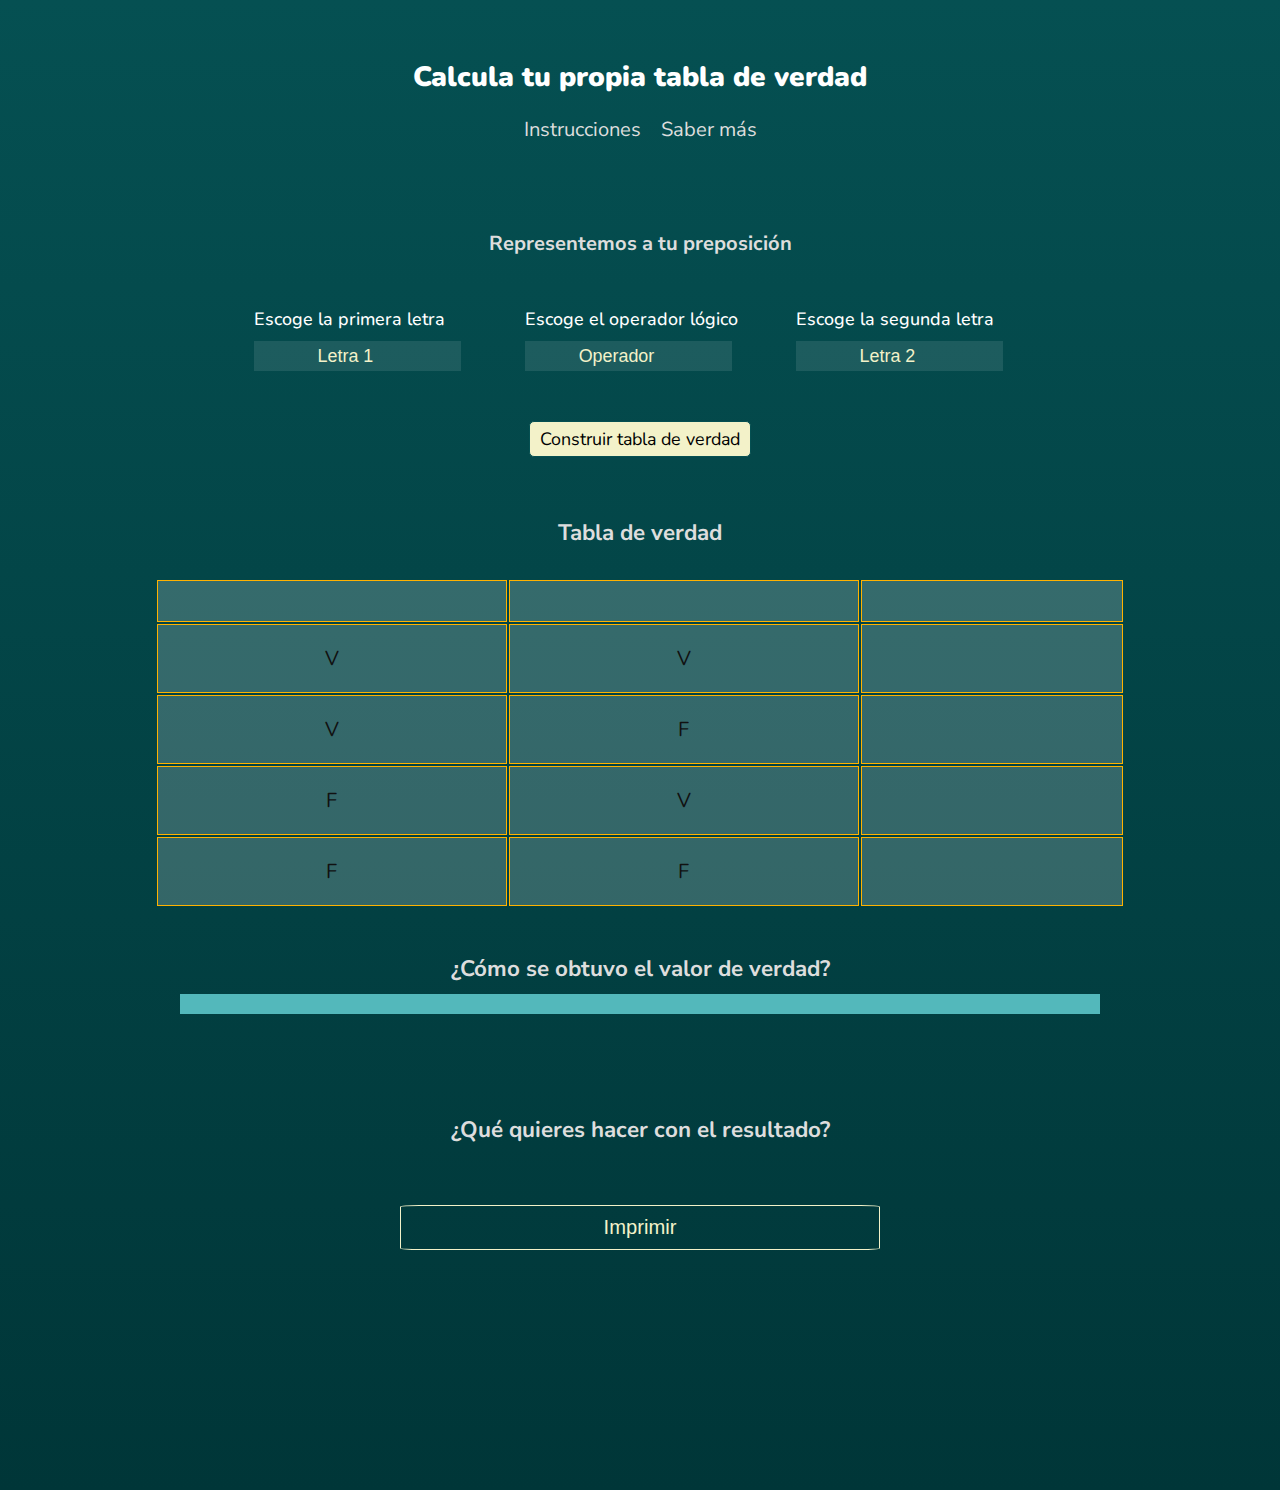
<file: index.html>
<!DOCTYPE html>
<html lang="en">
<head>
    <meta charset="UTF-8">
    <meta http-equiv="X-UA-Compatible" content="IE=edge">
    <meta name="viewport" content="width=device-width, initial-scale=1.0">
    <title>Calculadora de tablas de verdad</title>
    <link href="./css/mobile.css" rel="stylesheet">
    <link href="./css/desktop.css" rel="stylesheet" media="(min-width: 900px)">
    <link rel="preconnect" href="https://fonts.googleapis.com">
    <link rel="preconnect" href="https://fonts.gstatic.com" crossorigin>
    <link href="https://fonts.googleapis.com/css2?family=Nunito:ital,wght@0,300;0,400;0,700;1,900&display=swap" rel="stylesheet">
    <link href="https://fonts.googleapis.com/css2?family=Nunito+Sans:wght@300;400;700&family=Nunito:ital,wght@0,300;0,400;0,700;1,900&display=swap" rel="stylesheet">
</head>
<body>
    <header>
        <h1>Calcula tu propia tabla de verdad</h1>
        <ul>
            <li><a href="instructions.html">Instrucciones</a></li>
            <li><a href="more_info.html">Saber más</a></li>
        </ul>
    </header>
    <main>
        <section class="main__input-data">
            <h2>Representemos a tu preposición</h2>
            <form class="input-data__container">
                <div>
                    <div class="container__input">
                        <label for="firstLetter">Escoge la primera letra</label>
                        <input list="alphabet1" class="container__first-letter input" type="text" name="firstLetter" id="firstLetter" autocomplete="on" required placeholder="Letra 1">
                            <datalist id="alphabet1">
                                <option value="a"></option>
                                <option value="b"><option>
                                <option value="c"></option>
                                <option value="d"></option>
                                <option value="e"></option>
                                <option value="f"></option>
                                <option value="g"></option>
                                <option value="h"><option>
                                <option value="i"></option>
                                <option value="j"></option>
                                <option value="k"></option>
                                <option value="l"><option>
                                <option value="m"></option>
                                <option value="n"></option>
                                <option value="o"></option>
                                <option value="p"><option>
                                <option value="q"></option>
                                <option value="r"></option>
                                <option value="s"></option>
                                <option value="t"><option>
                                <option value="u"></option>
                                <option value="v"></option>
                                <option value="w"></option>
                                <option value="x"><option>
                                <option value="y"></option>
                                <option value="z"></option>   
                            </datalist>
                    </div>
                    <div class="container__input">
                        <label for="logicalOperator">Escoge el operador lógico</label>
                        <input list="operator" class="container__logical-operator input" type="text" name="logicalOperator" id="logicalOperator" autocomplete="on" required placeholder="Operador">
                            <datalist id="operator">
                                <option value="v"></option>
                                <option value="^"></option>
                                <option value="&#10140"></option>
                                <option value="&#11020"></option>
                            </datalist>   
                    </div>
                    <div class="container__input">
                        <label for="secondLetter">Escoge la segunda letra</label>
                        <input list="alphabet2" class="container__second-letter input" type="text" name="secondLetter" id="secondLetter" autocomplete="on" required placeholder="Letra 2">
                            <datalist id="alphabet2">
                                <option value="a"></option>
                                <option value="b"><option>
                                <option value="c"></option>
                                <option value="d"></option>
                                <option value="e"></option>
                                <option value="f"></option>
                                <option value="g"></option>
                                <option value="h"><option>
                                <option value="i"></option>
                                <option value="j"></option>
                                <option value="k"></option>
                                <option value="l"><option>
                                <option value="m"></option>
                                <option value="n"></option>
                                <option value="o"></option>
                                <option value="p"><option>
                                <option value="q"></option>
                                <option value="r"></option>
                                <option value="s"></option>
                                <option value="t"><option>
                                <option value="u"></option>
                                <option value="v"></option>
                                <option value="w"></option>
                                <option value="x"><option>
                                <option value="y"></option>
                                <option value="z"></option>   
                            </datalist>
                    </div>
                </div>
                <button class="container__build-button" id="btnBuild" onclick="return getData()" >Construir tabla de verdad</button>
            </form>  
        </section>
        <section class="main__table">
            <h2 class="h2">Tabla de verdad</h2>
            <div class="table__dad-container">
                <div class="table__container">
                    <p class="table__title" id="paragraph"></p>
                    <table class="table" id="table">
                        <tbody>
                            <tr>
                                <td id="a^b"></td>
                                <td id="avb"></td>
                                <td id="logical-operation"></td>
                            </tr>
                            <tr>
                                <td class="value1" id="value1">V</td>
                                <td class="value2" id="value2">V</td>
                                <td id="value1-2" class="values"></td>
                            </tr>
                            <tr>
                                <td class="value3" id="value3">V</td>
                                <td class="value4" id="value4">F</td>
                                <td id="value3-4" class="values"></td>   
                            </tr>
                            <tr>
                                <td class="value5" id="value5">F</td>
                                <td class="value6" id="value6">V</td>
                                <td id="value5-6"  class="values"></td>
                            </tr>
                            <tr>
                                <td class="value7" id="value7">F</td>
                                <td class="value8" id="value8">F</td>
                                <td id="value7-8" class="values"></td>
                            </tr>
                        </tbody>
                    </table>
                </div>
                <article class="table__explanation">
                    <h3>¿Cómo se obtuvo el valor de verdad?</h3>
                    <div>
                        <p class="explanation__info" id="explanation"></p>
                    </div>
                </article>
        </section>
        <section class="main__user-actions">
            <h3 class="user-actions__title">¿Qué quieres hacer con el resultado?</h3>
            <ul class="user-actions__list">
                <li><button class="printButton action" id="print" onclick="PrintTable()" return="false">Imprimir</button></li>
            </ul>
        </section>
    </main>
    <footer>
    </footer>
    <script src="mate.js"></script>
</body>
</html>
</file>
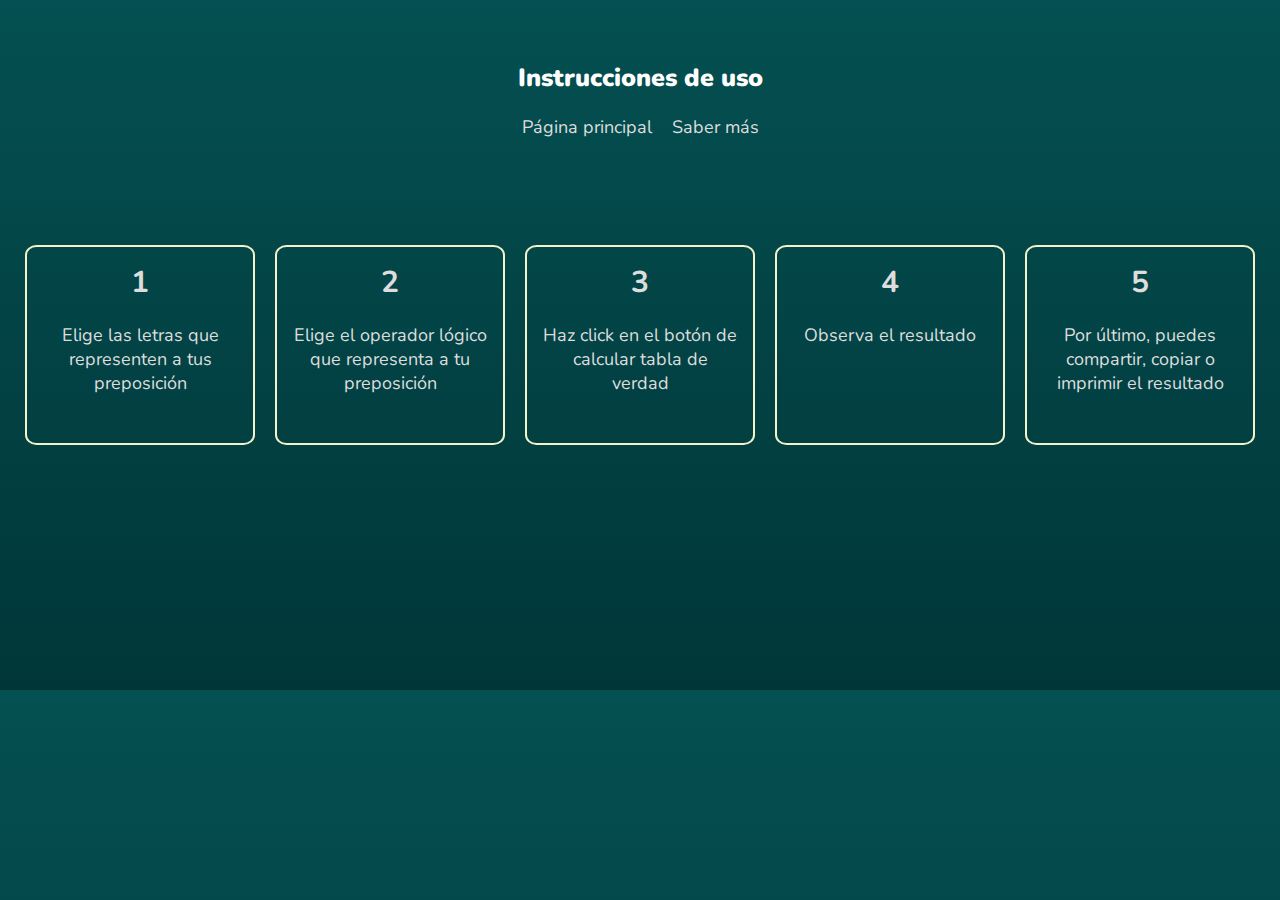
<file: instructions.html>
<!DOCTYPE html>
<html lang="en">
<head>
    <meta charset="UTF-8">
    <meta http-equiv="X-UA-Compatible" content="IE=edge">
    <meta name="viewport" content="width=device-width, initial-scale=1.0">
    <title>Instrucciones</title>
    <link rel="stylesheet" href="css/instructions.css">
    <link rel="preconnect" href="https://fonts.googleapis.com">
    <link rel="preconnect" href="https://fonts.gstatic.com" crossorigin>
    <link href="https://fonts.googleapis.com/css2?family=Nunito:ital,wght@0,300;0,400;0,700;1,900&display=swap" rel="stylesheet">
    <link href="https://fonts.googleapis.com/css2?family=Nunito+Sans:wght@300;400;700&family=Nunito:ital,wght@0,300;0,400;0,700;1,900&display=swap" rel="stylesheet">
</head>
<body>
    <header>
        <h1>Instrucciones de uso</h1>
        <ul>
            <li><a href="index.html">Página principal</a></li>
            <li><a href="more_info.html">Saber más</a></li>
        </ul>
    </header>
    <main>
        <section class="instructions">
            <div  class="instructions__container first">
                <span class="instructions__number">1</span>
                <p class="instructions__first info">Elige las letras que representen a tus preposición</p>
            </div>
            <div class="instructions__container second">
                <span class="instructions__number">2</span>
                <p class="instructions__second  info">Elige el operador lógico que representa a tu preposición</p>
            </div>
            <div class="instructions__container third">
                <span class="instructions__number">3</span>
                <p class="instructions__third  info">Haz click en el botón de calcular tabla de verdad</p>
            </div>
            <div class="instructions__container fourth">
                <span class="instructions__number">4</span>
                <p class="instructions__fourth  info">Observa el resultado</p>
            </div>
            <div class="instructions__container fifth">
                <span class="instructions__number">5</span>
                <p class="instructions__fifth info">Por último, puedes compartir, copiar o imprimir el resultado</p>
            </div>
        </section>
    </main>
</body>
</html>
</file>
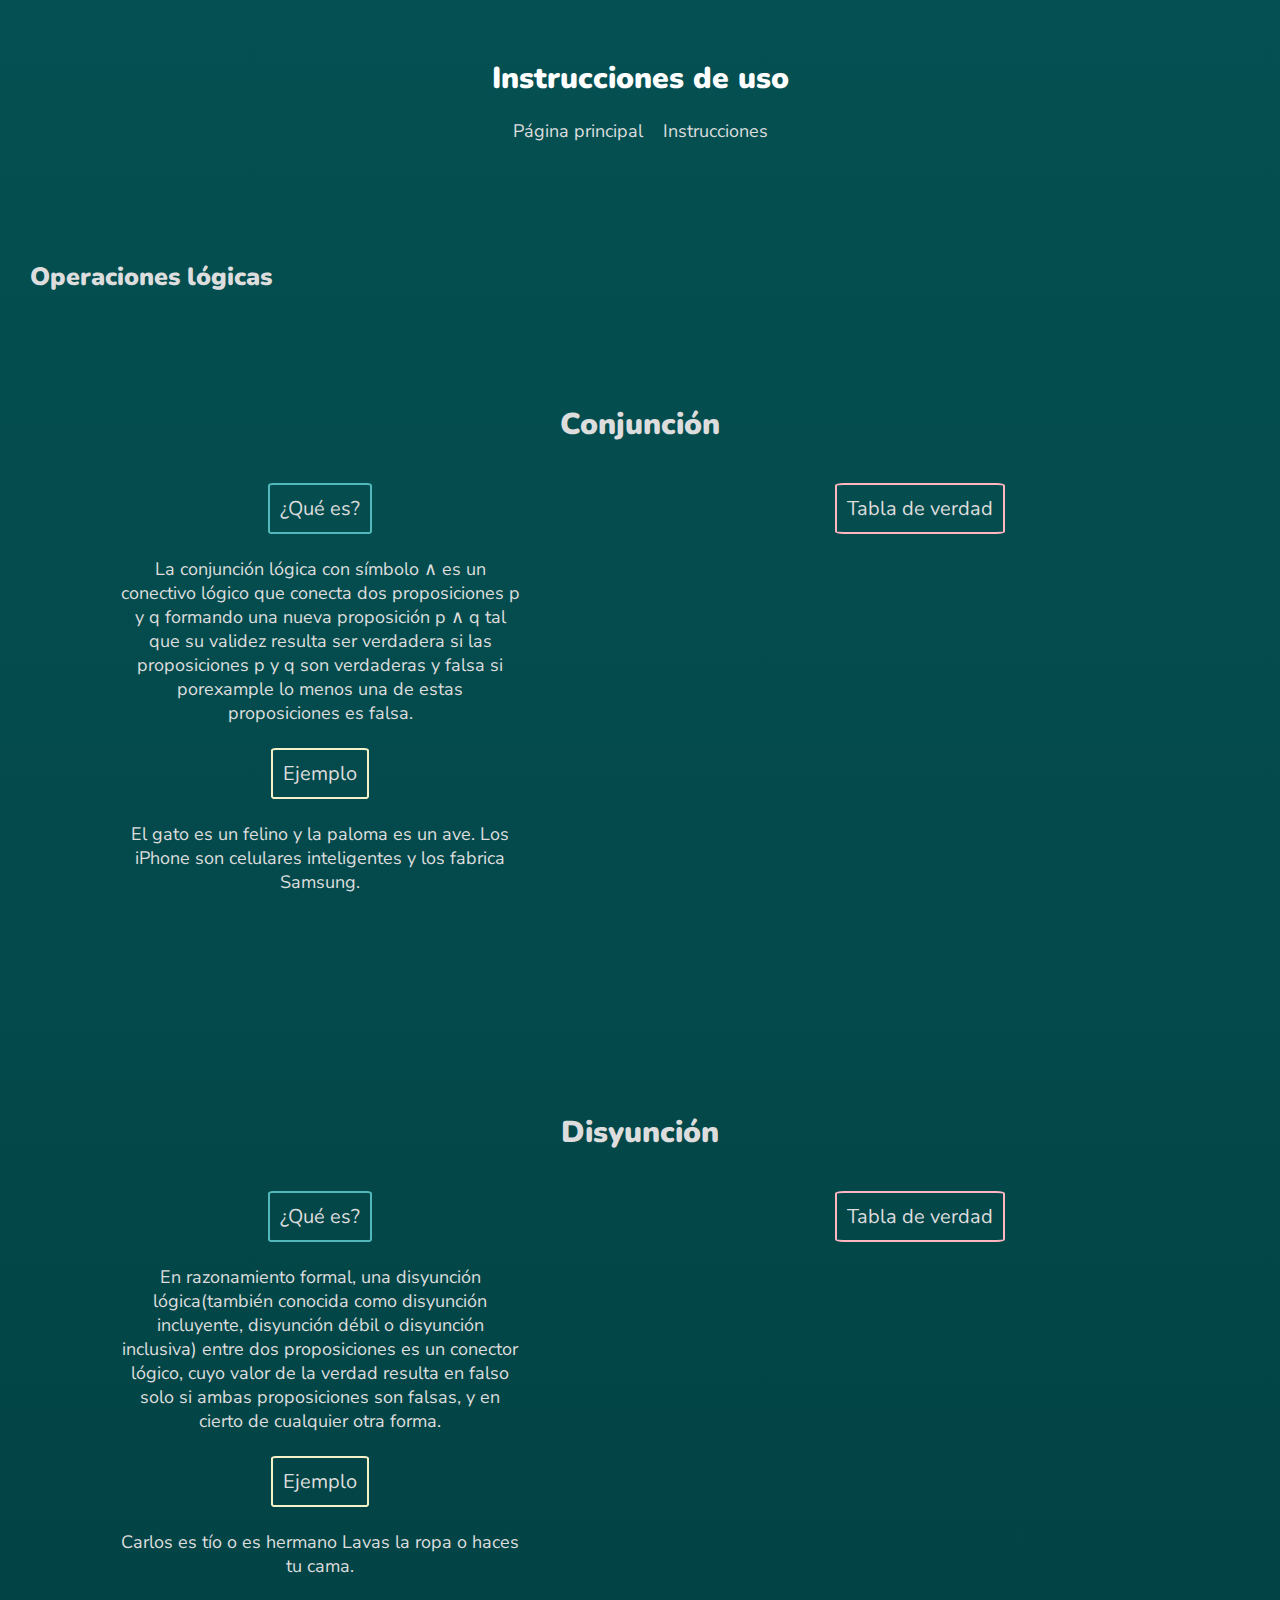
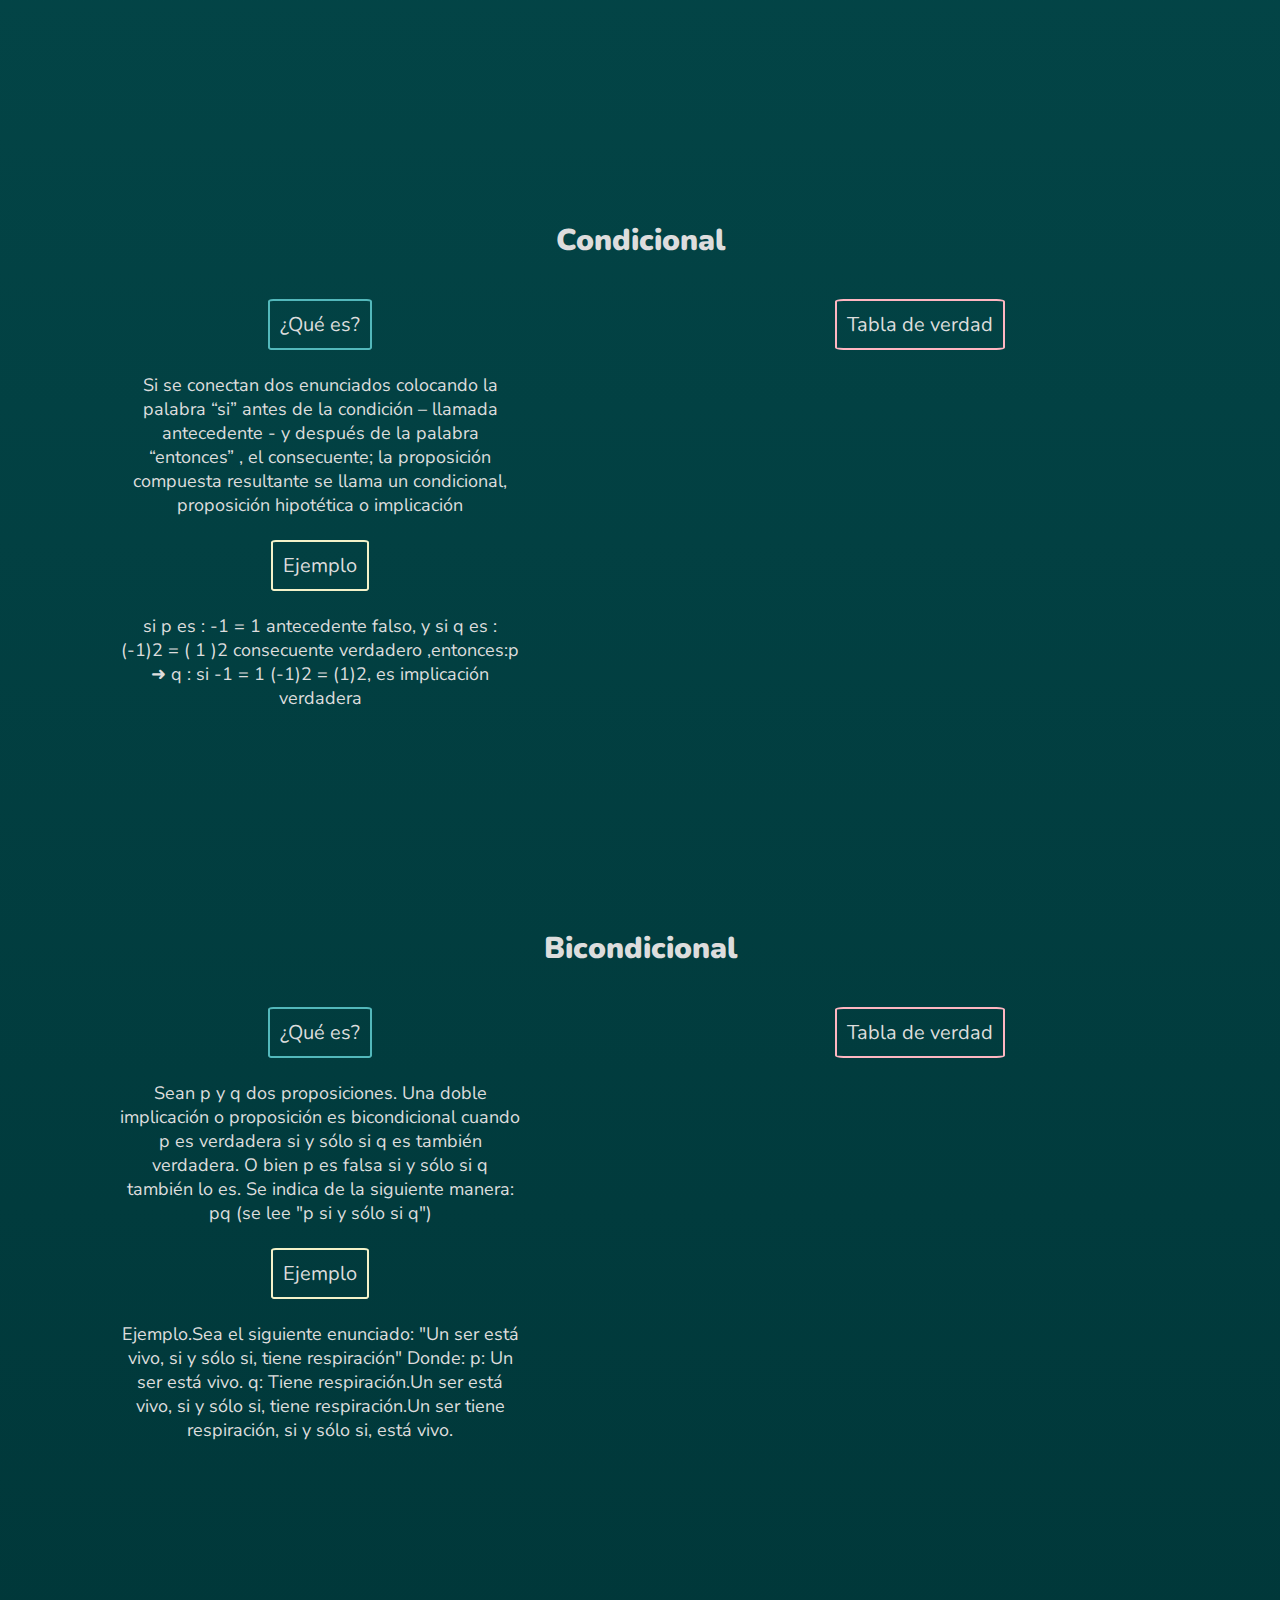
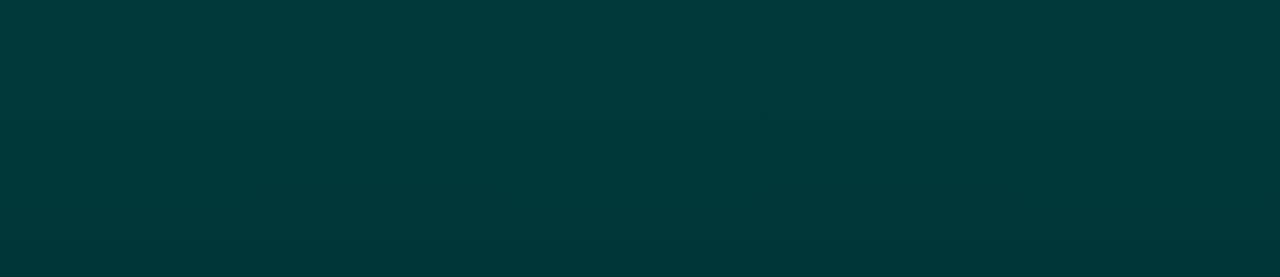
<file: more_info.html>
<!DOCTYPE html>
<html lang="en">
<head>
    <meta charset="UTF-8">
    <meta http-equiv="X-UA-Compatible" content="IE=edge">
    <meta name="viewport" content="width=device-width, initial-scale=1.0">
    <title>Más información</title>
    <link rel="stylesheet" href="css/info.css">
    <link rel="stylesheet" href="css/info-desk.css" media="(min-width: 608px)">
    <link rel="preconnect" href="https://fonts.googleapis.com">
    <link rel="preconnect" href="https://fonts.gstatic.com" crossorigin>
    <link href="https://fonts.googleapis.com/css2?family=Nunito:ital,wght@0,300;0,400;0,700;1,900&display=swap" rel="stylesheet">
    <link href="https://fonts.googleapis.com/css2?family=Nunito+Sans:wght@300;400;700&family=Nunito:ital,wght@0,300;0,400;0,700;1,900&display=swap" rel="stylesheet">
</head>
<body>
    <header>
        <h1>Instrucciones de uso</h1>
        <ul>
            <li><a href="index.html">Página principal</a></li>
            <li><a href="instructions">Instrucciones</a></li>
        </ul>
    </header>
    <main>
        <h2>Operaciones lógicas</h2>
        <section class="logical-operations">
            <article class="logical-operations__conjunction operations__containers">
                    <h3>Conjunción</h3>
                    <div class="operation__dad-container">
                        <div class="conjunction__info info__container">
                            <span class="operation__subtitle definition ">¿Qué es?</span>
                            <p>La conjunción lógica con símbolo ∧ es un conectivo lógico que conecta dos proposiciones p y q formando una nueva proposición p ∧ q tal que su validez resulta ser verdadera si las proposiciones 
                            p y q son verdaderas y falsa si porexample lo menos una de estas proposiciones es falsa.</p>
                            <span class="operation__subtitle example">Ejemplo</span>
                            <p>El gato es un felino y la paloma es un ave.
                            Los iPhone son celulares inteligentes y los fabrica Samsung.</p>
                        </div>
                        <div class="dad-container__graphic">
                                <span class="operation__subtitle table">Tabla de verdad</span>
                                <div class="conjunction__table image__container">
                                <div class="conjunction__image1 image prepositions"></div>
                                <div class="conjunction__image2 image result"></div>
                                </div>
                        </div>
                        </div>
            </article>
            <article class="logical-operations__disjunction operations__containers">
                    <h3>Disyunción</h3>
                    <div class="operation__dad-container">
                    <div class="disyunction__info info__container">
                            <span class="operation__subtitle definition ">¿Qué es?</span>
                            <p>En razonamiento formal, una disyunción lógica(también conocida como disyunción incluyente, disyunción débil o disyunción inclusiva) entre dos proposiciones es un conector lógico, cuyo valor de la verdad resulta en falso solo si ambas proposiciones son falsas, y en cierto de cualquier otra forma.</p>
                            <span class="operation__subtitle example">Ejemplo</span>
                            <p>Carlos es tío o es hermano
                                Lavas la ropa o haces tu cama.
                            </p>
                        </div>
                        <div class="dad-container__graphic">
                            <span class="operation__subtitle table">Tabla de verdad</span>
                            <div class="disyunction__table image__container">
                            <div class="disyunction__image1 image prepositions"></div>
                            <div class="disyunction__image2 image result"></div>
                            </div>
                        </div>
                    </div>
            </article>
            <article class="logical-operations__conditional operations__containers">
                    <h3>Condicional</h3>
                    <div class="operation__dad-container">
                        <div class="conditional__info info__container">
                            <span class="operation__subtitle definition ">¿Qué es?</span>
                            <p>Si se conectan dos enunciados colocando la palabra “si” antes de la condición – llamada antecedente - y después de la palabra “entonces” , el consecuente; la proposición compuesta resultante se llama un condicional, proposición hipotética o implicación</p>
                            <span class="operation__subtitle example">Ejemplo</span>
                            <p>si p es : -1 = 1 antecedente falso, y si q es : (-1)2 = ( 1 )2 consecuente verdadero ,entonces:p ➜ q : si -1 = 1  (-1)2 = (1)2, es implicación verdadera</p>
                        </div>
                        <div class="dad-container__graphic">
                            <span class="operation__subtitle table">Tabla de verdad</span>
                            <div class="conditional__table image__container">
                            <div class="conditional__image1 image prepositions"></div>
                            <div class="conditional__image2 image result"></div>
                            </div>
                        </div>
                    </div>
            </article>
            <article class="logical-operations__bicondicional operations__containers">
                    <h3>Bicondicional</h3>
                    <div class="operation__dad-container">
                        <div class="biconditional__info info__container">
                            <span class="operation__subtitle definition ">¿Qué es?</span>
                            <p>Sean p y q dos proposiciones. Una doble implicación o proposición es bicondicional cuando p es verdadera si y sólo si q es también verdadera. O bien p es falsa si y sólo si q también lo es. Se indica de la siguiente manera: pq (se lee "p si y sólo si q")</p>
                            <span class="operation__subtitle example">Ejemplo</span>
                            <p>Ejemplo.Sea el siguiente enunciado: "Un ser está vivo, si y sólo si, tiene respiración" Donde: p: Un ser está vivo. q: Tiene respiración.Un ser está vivo, si y sólo si, tiene respiración.Un ser tiene respiración, si y sólo si, está vivo.</p>
                        </div>
                        <div class="dad-container__graphic">
                            <span class="operation__subtitle table">Tabla de verdad</span>
                            <div class="biconditional__table  image__container">
                            <div class="biconditional__image1  image prepositions"></div>
                            <div class="biconditional__image2  image result"></div>
                            </div>
                        </div>
                    </div>
            </article>
        </section>
    </main>
</body>
</html>
</file>
<file: css/mobile.css>
/*utilities*/
:root{
    --primary-font:'Nunito Sans', sans-serif;
    --secondary-font:'Nunito', sans-serif;
    --primary-color-green:#055052;
    --primary-color-dark-green:#003638;
    --secondary-color-light-cyan: #53B8BB;
    --secondary-color-light-yellow:#F3F2C9;
    --normal-space:10px;
    --small-space:5px;
    --big-space:20px;
    --small-font:1.6rem;
    --normal-font:1.8rem;
    --big-font:2rem;
    --almost-huge-font:2.5rem;
    --huge-font:3rem;
    --thin-font:300;
    --standard-font:400;
    --fat-font:500;
    --chubby-font:700;
    --gross-font:900;
}
/*Base*/
*{
    margin: 0;
    padding: 0;
    box-sizing: border-box;
    font-size:62.5%;
}

/*layout and labels*/
body{
    min-width: 320px;
    width: 100%;
    display: grid;
    grid-template-rows: 200px auto 200px;
    font-family: var(--primary-font);
    background: linear-gradient(var(--primary-color-green),var(--primary-color-dark-green));
}
header{
    display: flex;
    flex-direction: column;
    justify-content: center;
    align-items: center;
    min-width: 320px;
    width: 100%;
    padding:var(--normal-space);
    color:#fff;
}
h1{
    text-align: center;
    margin-bottom: var(--big-space);
    font-family: var(--secondary-font);
    font-size:var(--almost-huge-font);
    font-weight: var(--gross-font);
}
a{
    font-size: var(--normal-font);
    text-decoration: none;
    color: #ddd;
}
ul{
    list-style:none;
    display: flex;
    justify-content: space-evenly;
}
ul li{
    margin:0 var(--normal-space);
}
main{
    display: flex;
    flex-direction: column;
    padding: var(--normal-space);
    min-width: 320px;
    width: 100%;
    font-size: var(--normal-font);
    font-family: var(--secondary-font);
    color:#ddd;
}
input::placeholder{
    color: var(--secondary-color-light-yellow);
}
/*Components*/
.main__input-data{
    display: flex;
    flex-direction: column;
    justify-content: center;
}
.main__input-data h2{
    font-size: var(--normal-font);
    font-family: var(--primary-font);
    text-align: center;
}
.input-data__container{
    display: flex;
    flex-direction: column;
    align-items: center;
}
.input-data__container > div{ 
    display: flex;
    margin:var(--normal-space);
    flex-wrap: wrap;
}
.input-data__container .container__input{
    display: flex;
    width: 100%;
    font-size: var(--normal-font);
    font-weight: var(--fat-font);
    justify-content: space-evenly;
    margin: 5px 0;
}
.container__input label{
    font-size: var(--small-font);
    color: #fff;
    width: 50%;
}
.container__input input{
    width: 40%;
    height: 30px;
    text-align:center;
    font-size: var(--small-font);
    background: rgb(255,255,255,0.1);
    color: white;
    border: none;
    outline:none;
} 
.container__build-button{
    min-width: max-content;
    max-width: 70%;
    border-radius: 5px;
    border: 1px solid var(--primary-color-green);
    padding:var(--small-space) var(--normal-space);
    font-family: var(--secondary-font);
    font-size: var(--small-font);
    background: var(--secondary-color-light-yellow);
    margin:var(--normal-space) auto var(--big-space);
    outline:none;
}
.table__dad-container{
    width: 80%;
}
.main__table{
    display:flex;
    flex-direction: column;
    justify-content: center;
    align-items:center;
    margin-top: var(--big-space);
}
.main__table > h2{
    font-family: var(--primary-font);
    font-size: var(--big-font);
}
.main__table > div{
    margin: var(--normal-space);
}
.main__table .table__container{
    padding:var(--small-space);
    margin: var(--normal-space);
}
.main__table .table__container p{
    font-size: var(--big-font);
    font-family: var(--secondary-font);
}
.main__table .table{
    width: 100%;
    text-align: center;
    margin-top: var(--small-space);
}
.main__table .table td{
    border:1px solid #ffb200;

}
.main__table .table__container .table td{
    font-size: var(--normal-font);
    padding:var(--big-space);
    background: rgb(255,255,255,0.2);
    color: #111;
}
.table__explanation{
    display: flex;
    flex-direction: column;
    margin:var(--big-space);
}
.table__explanation > h3{
    font-size: var(--big-font);
    font-family: var(--primary-font);
    text-align: center;
    margin-bottom: var(--normal-space);
}
.table__explanation > div{
    margin: 0 auto;
    width: 100%;
    background: var(--secondary-color-light-cyan);
    height: auto;
    padding:var(--normal-space);
}
.table__explanation .explanation__info{
    font-size: var(--normal-font);
    color: #222222;
}
.table__explanation .explanation__info a{
    color: inherit;
    font-weight: var(--gross-font);
    cursor:pointer;
}
.main__user-actions{
    padding: var(--normal-space);
    text-align: center;
}
.main__user-actions .user-actions__title{
    font-size: var(--big-font);
}
.main__user-actions .user-actions__list{
    display:flex;
    flex-direction: column;
    margin:var(--normal-space) ;
    justify-content: space-evenly;
}
.main__user-actions .user-actions__list li{
    margin:var(--normal-space);

    
}
.main__user-actions .user-actions__list li button{
    font-size: var(--normal-font);
    background: transparent;
    border: 1px solid var(--secondary-color-light-yellow);
    outline: none;
    padding: var(--normal-space);
    color:var(--secondary-color-light-yellow);
    border-radius: 4%;
    width: 40%;
}



/*Status*/
.container__input .input:focus{
    border-bottom: 2px solid var(--secondary-color-light-cyan);
}
.container__build-button:hover{
    background: var(--secondary-color-light-cyan);
    cursor:pointer;
}

.main__user-actions .user-actions__list li .action:hover{
    background: var(--secondary-color-light-cyan);
    cursor:pointer;
    color:#222222;
}
a:hover{
    text-decoration:underline;
    cursor:pointer;
    color: var(--secondary-color-light-yellow);
}
</file>
<file: css/desktop.css>
html{
    font-size: 70%;
}
.input-data__container > div{
    flex-wrap: nowrap;
}
.main__input-data h2{
    margin: var(--big-space);
}
.input-data__container .container__input{
    display: flex;
    flex-direction: column;
    margin:var(--big-space);
}
.container__input label{
    width: 100%;
}
.container__input input{
    width: 90%;
    margin:var(--normal-space) 0;
}
.table__dad-container{
    max-width: 1000px;
}
.main__table{
    margin:40px 0;
}
.table__explanation{
    margin: 40px;
}
.main__user-actions .user-actions__list{
    flex-direction: row;
    justify-content: center;
}
.main__user-actions .user-actions__title{
    margin-bottom: 50px;
}
.main__user-actions .user-actions__list li{
    width:100%;
}
</file>
<file: css/instructions.css>
/*utilities*/
:root{
    --primary-font:'Nunito Sans', sans-serif;
    --secondary-font:'Nunito', sans-serif;
    --primary-color-green:#055052;
    --primary-color-dark-green:#003638;
    --secondary-color-light-cyan: #53B8BB;
    --secondary-color-light-yellow:#F3F2C9;
    --normal-space:10px;
    --small-space:5px;
    --big-space:20px;
    --small-font:1.6rem;
    --normal-font:1.8rem;
    --big-font:2rem;
    --almost-huge-font:2.5rem;
    --huge-font:3rem;
    --thin-font:300;
    --standard-font:400;
    --fat-font:500;
    --chubby-font:700;
    --gross-font:900;
}
/*Base*/
*{
    margin: 0;
    padding: 0;
    box-sizing: border-box;
    font-size:62.5%;
}

/*layout and labels*/
body{
    min-width: 320px;
    width: 100%;
    display: grid;
    grid-template-rows: 200px auto 200px;
    font-family: var(--primary-font);
    background: linear-gradient(var(--primary-color-green),var(--primary-color-dark-green));
}
header{
    display: flex;
    flex-direction: column;
    justify-content: center;
    align-items: center;
    min-width: 320px;
    width: 100%;
    padding:var(--normal-space);
    color:#fff;
}
h1{
    text-align: center;
    margin-bottom: var(--big-space);
    font-family: var(--secondary-font);
    font-size:var(--almost-huge-font);
    font-weight: var(--gross-font);
}
a{
    font-size: var(--normal-font);
    text-decoration: none;
    color: #ddd;
}
ul{
    list-style:none;
    display: flex;
    justify-content: space-evenly;
}
ul li{
    margin:0 var(--normal-space);
}
main{
    display: flex;
    flex-direction: column;
    padding: var(--normal-space);
    min-width: 320px;
    width: 100%;
    font-size: var(--normal-font);
    font-family: var(--secondary-font);
    color:#ddd;
}
/*Components*/
.instructions{
    display:flex;
    flex-wrap: wrap;
    padding: var(--small-space);
    margin: var(--big-space) auto;
    min-width: 320px;
    width: 100%;
    font-size: var(--normal-font);
    font-family: var(--secondary-font);
    color:#ddd;
    justify-content: center;
    align-items: center;
}
.instructions__container{
    flex-grow: 2;
    display: flex;
    flex-direction: column;
    border-radius: 5%;
    border: #F3F2C9 solid 2px;
    padding: var(--small-space);
    margin: var(--normal-space);
    min-height: 150px;
    width: 200px;
    min-height: 200px;
    text-align: center;
    vertical-align: middle;
}
.instructions__container .info{
    font-size: var(--normal-font);
    text-align: center;
    margin: var(--normal-space);
}
.instructions__number{
    font-size: var(--huge-font);
    margin:var(--normal-space) 0;
    font-weight: var(--chubby-font);
}

/*Status*/
a:hover{
    text-decoration:underline;
    cursor:pointer;
    color: var(--secondary-color-light-yellow);
}
.instructions__container:hover{
    transform: translateY(10px);
    color: black;
    font-weight:var(--chubby-font);
}
.first:hover{
background: var(--secondary-color-light-cyan);
}
.second:hover{
background: var(--secondary-color-light-yellow);
}
.third:hover{
background: var(--secondary-color-light-cyan);
}
.fourth:hover{
background: var(--secondary-color-light-yellow);
}
.fifth:hover{
    background: var(--secondary-color-light-cyan);
}
</file>
<file: css/info.css>
:root{
    --primary-font:'Nunito Sans', sans-serif;
    --secondary-font:'Nunito', sans-serif;
    --primary-color-green:#055052;
    --primary-color-dark-green:#003638;
    --secondary-color-light-cyan: #53B8BB;
    --secondary-color-light-yellow:#F3F2C9;
    --normal-space:10px;
    --small-space:5px;
    --big-space:20px;
    --small-font:1.6rem;
    --normal-font:1.8rem;
    --big-font:2rem;
    --almost-huge-font:2.5rem;
    --huge-font:3rem;
    --thin-font:300;
    --standard-font:400;
    --fat-font:500;
    --chubby-font:700;
    --gross-font:900;
}
/*Base*/
*{
    margin: 0;
    padding: 0;
    box-sizing: border-box;
    font-size:62.5%;
}

/*layout and labels*/
body{
    min-width: 320px;
    width: 100%;
    display: grid;
    grid-template-rows: 200px auto 200px;
    font-family: var(--primary-font);
    background: linear-gradient(var(--primary-color-green),var(--primary-color-dark-green));
}
header{
    display: flex;
    flex-direction: column;
    justify-content: center;
    align-items: center;
    min-width: 320px;
    width: 100%;
    padding:var(--normal-space);
    color:#fff;
}
h1{
    text-align: center;
    margin-bottom: var(--big-space);
    font-family: var(--secondary-font);
    font-size:var(--huge-font);
    font-weight: var(--gross-font);
}
a{
    font-size: var(--normal-font);
    text-decoration: none;
    color: #ddd;
}
ul{
    list-style:none;
    display: flex;
    justify-content: space-evenly;
}
ul li{
    margin:0 var(--normal-space);
}
main{
    display: flex;
    flex-direction: column;
    padding: var(--normal-space);
    min-width: 320px;
    width: 100%;
    font-size: var(--normal-font);
    font-family: var(--secondary-font);
    color:#ddd;
}


/*Components*/
.logical-operations{
    font-family: var(--primary-font);
    padding: var(--normal-space);
}
h2{
    font-size: var(--almost-huge-font);
    font-family: var(--secondary-font);
    font-weight: var(--gross-font);
    margin: 50px var(--big-space);
    text-align: start;
}
.logical-operations h3{
    font-size: var(--huge-font);
    font-family: var(--secondary-font);
    font-weight: var(--gross-font);
    margin: 50px var(--big-space);
    text-align: center;
}
.operations__containers{
    margin: 50px var(--big-space);
    height: max-content;
}
.operation__dad-container{
    display: flex;
    flex-wrap: wrap;
    justify-content: space-between;
    margin:50px 0 80%;
}
.info__container{
    flex-grow: 1;
}
.operation__subtitle{
    font-family: var(--secondary-font);
    font-size: var(--big-font);
    border-radius: 5%; 
    min-width: 100px;
    max-width: max-content;
    height:50px;
    padding: var(--normal-space);
    margin: var(--normal-space) 0;
}
.definition{
    border: 2px solid var(--secondary-color-light-cyan) ;
} 
.example{
    border: 2px solid var(--secondary-color-light-yellow) ;
}
.table{
    border: 2px solid lightpink;
}
p{
    font-family: var(--primary-font);
    font-size: var(--normal-font);
    margin: 35px auto;
    min-width: 100px;
    max-width: 400px;
    height: auto;
}
.dad-container__graphic{
    flex-grow: 1;
    margin-bottom: 50px;
}
.image__container{
    display: flex;
    flex-wrap: wrap;
    justify-content: center;
    min-width: 260px;
    height: 260px;
    min-height: 200px;
    border-radius: 3px solid var(--secondary-color-light-yellow);
    margin:50px auto;
}
.image{
    display:inline-block;
    height:100%;
    background-position:center;
    background-repeat:no-repeat;
}
.prepositions{
    background-size:cover;
    min-width: 300px;
}
.result{
    background-size: contain;
    min-width: 180px;
}
img{
    height:100%;
    width:100%;
}

.conjunction__image1,.disyunction__image1,.biconditional__image1,.conditional__image1{
    background-image:url('https://i.ibb.co/TPw67JJ/conjuncionfirst.png');
}
.conjunction__image2{
    background-image: url('https://i.ibb.co/ysDjG7y/conjuncionsecondpart.png');
}
.disyunction__image2{
    background-image:url('https://i.ibb.co/b6NBGdP/diyuncionsecond.png');
}
.biconditional__image2{
    background-image:url('https://i.ibb.co/WpYzv2y/bicondicionalsecond.png');
}
.conditional__image2{
    background-image:url('https://i.ibb.co/BC1Wgs5/implicaci-nsecond.png');
}
.dad-container__graphic, .info__container{
    text-align: center;
}
/*Status*/
a:hover{
    text-decoration:underline;
    cursor:pointer;
    color: var(--secondary-color-light-yellow);
}
</file>
<file: css/info-desk.css>
.logical-operations .operation__dad-container{
    margin-bottom:15%;
}
</file>
